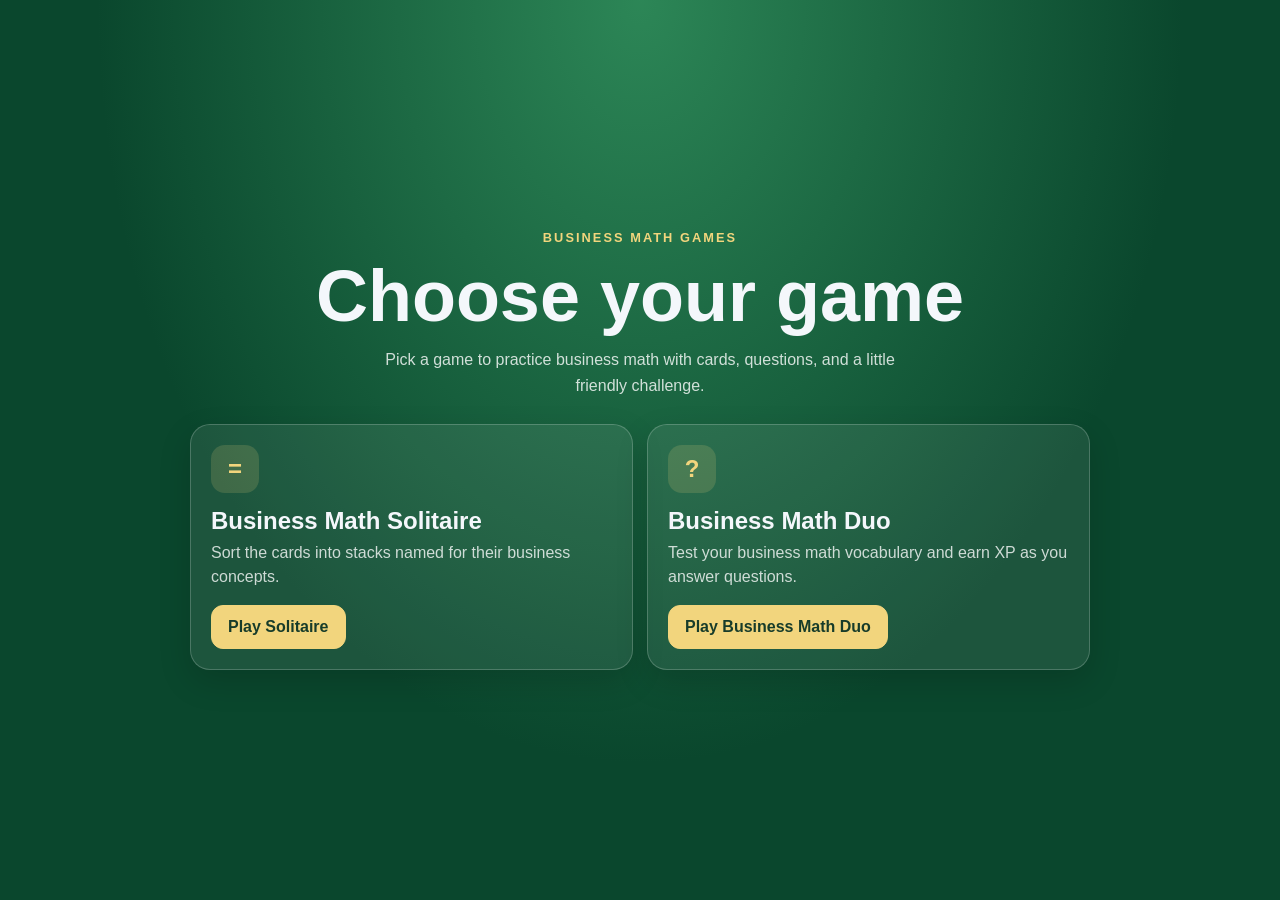
<file: index.html>
<!DOCTYPE html>
<html lang="en">
  <head>
    <meta charset="UTF-8" />
    <meta name="viewport" content="width=device-width, initial-scale=1.0" />
    <title>Solitaire</title>
    <style>
      :root {
        --bg: #0f5e3c;
        --felt: #167347;
        --table: #0a472d;
        --card-width: 76px;
        --card-height: 104px;
        --shadow: rgba(0, 0, 0, 0.18);
        --gold: #f2d57d;
        --text: #f4f7fb;
        --empty: rgba(255, 255, 255, 0.08);
        --border: rgba(255, 255, 255, 0.2);
      }

      * {
        box-sizing: border-box;
      }

      body {
        margin: 0;
        font-family: Arial, Helvetica, sans-serif;
        background:
          radial-gradient(ellipse at top, rgba(48, 141, 91, 0.9), transparent 60%),
          var(--table);
        color: var(--text);
      }

      .game-picker {
        min-height: 100vh;
        display: grid;
        place-items: center;
        padding: clamp(20px, 4vw, 40px) 18px;
      }

      .game-picker[hidden] {
        display: none;
      }

      .picker-content {
        width: min(100%, 900px);
        text-align: center;
      }

      .picker-eyebrow {
        margin: 0 0 10px;
        color: var(--gold);
        font-size: 0.8rem;
        font-weight: 700;
        letter-spacing: 0.16em;
        text-transform: uppercase;
      }

      .picker-content h1 {
        margin: 0;
        font-size: clamp(2.4rem, 7vw, 4.5rem);
      }

      .picker-intro {
        max-width: 560px;
        margin: 10px auto 26px;
        color: rgba(255, 255, 255, 0.8);
        line-height: 1.6;
      }

      .game-options {
        display: grid;
        grid-template-columns: repeat(2, minmax(0, 1fr));
        gap: 14px;
        text-align: left;
      }

      .game-option {
        display: flex;
        min-height: 220px;
        flex-direction: column;
        align-items: flex-start;
        padding: 20px;
        border: 1px solid var(--border);
        border-radius: 20px;
        background: rgba(255, 255, 255, 0.08);
        box-shadow: 0 12px 32px rgba(0, 0, 0, 0.15);
      }

      .game-option-icon {
        display: grid;
        width: 48px;
        height: 48px;
        place-items: center;
        border-radius: 14px;
        background: rgba(242, 213, 125, 0.16);
        color: var(--gold);
        font-size: 1.5rem;
        font-weight: 700;
      }

      .game-option h2 {
        margin: 14px 0 6px;
      }

      .game-option p {
        flex: 1;
        margin: 0 0 16px;
        color: rgba(255, 255, 255, 0.78);
        line-height: 1.5;
      }

      .game-option button,
      .game-option .picker-link {
        display: inline-flex;
        min-height: 44px;
        align-items: center;
        justify-content: center;
        padding: 10px 16px;
        border: 1px solid var(--gold);
        border-radius: 12px;
        background: var(--gold);
        color: #173c2a;
        font: inherit;
        font-weight: 700;
        text-decoration: none;
        cursor: pointer;
      }

      .game-option button:hover,
      .game-option .picker-link:hover {
        background: #f7e5a7;
        transform: translateY(-1px);
      }

      .game {
        max-width: 1280px;
        margin: 0 auto;
        padding: 18px 18px 28px;
      }

      .topbar {
        display: flex;
        justify-content: space-between;
        align-items: center;
        gap: 12px;
        margin-bottom: 16px;
        flex-wrap: wrap;
      }

      .title {
        font-size: clamp(1.7rem, 2vw, 2.6rem);
        font-weight: 700;
        letter-spacing: 0.04em;
      }

      .controls {
        display: flex;
        flex-wrap: wrap;
        gap: 8px;
      }

      button {
        border: 1px solid var(--border);
        background: rgba(255, 255, 255, 0.08);
        color: var(--text);
        padding: 10px 16px;
        border-radius: 12px;
        font-size: 0.95rem;
        cursor: pointer;
        transition: transform 0.12s ease, background 0.12s ease;
      }

      button:hover {
        background: rgba(255, 255, 255, 0.14);
        transform: translateY(-1px);
      }

      .top-row {
        display: flex;
        align-items: flex-start;
        justify-content: space-between;
        gap: 14px;
        margin-bottom: 20px;
      }

      .stock-area {
        display: flex;
        gap: 12px;
        min-width: 172px;
      }

      .foundations {
        display: flex;
        gap: 8px;
        flex-wrap: wrap;
        justify-content: flex-end;
      }

      .pile, .foundation, .tableau-pile {
        position: relative;
        width: var(--card-width);
        min-height: var(--card-height);
        border-radius: 12px;
      }

      .foundation-zone {
        position: relative;
        width: var(--card-width);
        min-height: var(--card-height);
      }

      .foundation-zone .empty-slot {
        width: var(--card-width);
        height: var(--card-height);
        border-radius: 12px;
      }

      .empty-slot {
        border: 2px dashed var(--empty);
        background: rgba(255, 255, 255, 0.02);
      }

      .pile .card,
      .foundation .card,
      .tableau-pile .card {
        position: absolute;
        left: 0;
        top: 0;
      }

      .card {
        width: var(--card-width);
        height: var(--card-height);
        border-radius: 12px;
        background: white;
        color: #111827;
        box-shadow: 0 4px 7px var(--shadow);
        border: 1px solid rgba(0, 0, 0, 0.12);
        position: relative;
        user-select: none;
        transition: transform 0.15s ease, box-shadow 0.15s ease;
      }

      .card[data-source-type] {
        touch-action: none;
      }

      .drag-ghost {
        position: fixed;
        z-index: 1000;
        top: 0;
        left: 0;
        margin: 0;
        pointer-events: none;
        transform: none;
        transition: none;
        opacity: 0.95;
      }

      .card.is-dragging {
        opacity: 0.35;
      }

      .card.face-down {
        background: linear-gradient(135deg, #184fae, #12366d 55%, #1e5fa9);
        color: white;
      }

      .card.selected {
        box-shadow: 0 0 0 3px rgba(255, 229, 120, 0.95), 0 10px 18px rgba(0, 0, 0, 0.22);
        transform: translateY(-8px);
      }

      .card:hover {
        transform: translateY(-3px);
      }

      .card-back {
        position: absolute;
        inset: 8px;
        border-radius: 10px;
        border: 2px solid rgba(255,255,255,0.75);
        background: repeating-linear-gradient(
          45deg,
          rgba(255,255,255,0.08),
          rgba(255,255,255,0.08) 8px,
          rgba(255,255,255,0.2) 8px,
          rgba(255,255,255,0.2) 16px
        );
      }

      .card-inner {
        position: absolute;
        inset: 0;
        padding: 8px 7px;
        display: flex;
        flex-direction: column;
        align-items: center;
      }

      .card.rank-top,
      .card.rank-bottom {
        font-size: 0.8rem;
        font-weight: 700;
        line-height: 1;
      }

      .card.red {
        color: #d32f2f;
      }

      .card.black {
        color: #111827;
      }

      .card-center {
        position: absolute;
        top: 50%;
        left: 50%;
        font-size: 0.95rem;
        text-align: center;
        line-height: 1.1;
        margin: 4px 0;
        font-weight: 700;
        letter-spacing: -0.03em;
        word-break: break-word;
        transform: translate(-50%, -50%);
        width: calc(100% - 14px);
      }

      .card-concept {
        font-size: 0.6rem;
        font-weight: 700;
        letter-spacing: 0.02em;
        text-align: center;
        text-transform: uppercase;
      }

      body.is-hard-mode .card-concept {
        visibility: hidden;
      }

      .tableau {
        display: grid;
        grid-template-columns: repeat(7, minmax(var(--card-width), 1fr));
        gap: 10px;
        align-items: start;
      }

      .tableau-pile {
        min-height: 300px;
        padding-top: 4px;
      }

      .tableau-pile .card {
        left: 0;
      }

      .tableau-pile .stack-card {
        margin-top: 0;
      }

      .placeholder {
        width: var(--card-width);
        height: var(--card-height);
        border-radius: 12px;
        border: 2px dashed var(--empty);
        background: rgba(255, 255, 255, 0.04);
      }

      .status {
        margin-top: 10px;
        min-height: 24px;
        font-weight: 600;
        color: var(--gold);
      }

      .info-panel {
        background: rgba(255, 255, 255, 0.06);
        border: 1px solid var(--border);
        border-radius: 14px;
        padding: 10px 14px;
        margin-bottom: 14px;
        line-height: 1.5;
      }

      .info-panel strong {
        color: var(--gold);
      }

      .pile-label {
        text-align: center;
        font-size: 0.68rem;
        font-weight: 700;
        letter-spacing: 0.04em;
        margin-bottom: 6px;
        text-transform: uppercase;
        color: rgba(255,255,255,0.8);
      }

      .stack-count {
        margin: -4px 0 4px;
        color: var(--gold);
        font-size: 0.65rem;
        font-weight: 700;
        text-align: center;
      }

      .goal-row {
        display: flex;
        gap: 6px;
        flex-wrap: wrap;
        margin-top: 6px;
      }

      .goal-pill {
        background: rgba(255,255,255,0.08);
        border: 1px solid var(--border);
        border-radius: 999px;
        padding: 5px 8px;
        font-size: 0.72rem;
      }

      @media (max-width: 920px) {
        .top-row {
          flex-direction: column;
          align-items: flex-start;
          gap: 14px;
          margin-bottom: 18px;
        }

        .foundations {
          justify-content: flex-start;
        }
      }

      @media (max-width: 600px) {
        :root {
          --card-width: 64px;
          --card-height: 88px;
        }

        .game {
          padding: 14px 12px 22px;
        }

        .game-options {
          grid-template-columns: 1fr;
        }

        .game-option {
          min-height: 190px;
        }

        .topbar {
          align-items: flex-start;
        }

        .title {
          font-size: 1.6rem;
        }

        .controls {
          width: 100%;
        }

        .controls button {
          padding: 9px 11px;
          font-size: 0.85rem;
        }

        .foundations {
          gap: 8px;
        }

        .tableau {
          grid-template-columns: repeat(7, var(--card-width));
          gap: 7px;
          overflow-x: auto;
          padding: 4px 2px 10px;
          scrollbar-width: thin;
        }

        .tableau-pile {
          min-height: 300px;
        }

        .card-inner {
          padding: 7px 5px;
        }

        .card-center {
          font-size: 0.78rem;
        }

        .card-concept {
          font-size: 0.5rem;
        }
      }
    </style>
  </head>
  <body>
    <main id="game-picker" class="game-picker" aria-labelledby="picker-title">
      <div class="picker-content">
        <p class="picker-eyebrow">Business Math Games</p>
        <h1 id="picker-title">Choose your game</h1>
        <p class="picker-intro">Pick a game to practice business math with cards, questions, and a little friendly challenge.</p>
        <div class="game-options">
          <section class="game-option" aria-labelledby="solitaire-title">
            <div class="game-option-icon" aria-hidden="true">=</div>
            <h2 id="solitaire-title">Business Math Solitaire</h2>
            <p>Sort the cards into stacks named for their business concepts.</p>
            <button id="play-solitaire" type="button">Play Solitaire</button>
          </section>
          <section class="game-option" aria-labelledby="quiz-title">
            <div class="game-option-icon" aria-hidden="true">?</div>
            <h2 id="quiz-title">Business Math Duo</h2>
            <p>Test your business math vocabulary and earn XP as you answer questions.</p>
            <a class="picker-link" href="game.html">Play Business Math Duo</a>
          </section>
        </div>
      </div>
    </main>

    <div class="game" id="solitaire-game" hidden>
      <header class="topbar">
        <div class="title">Business Math Solitaire</div>
        <div class="controls">
          <button id="back-to-picker" type="button">Choose Game</button>
          <button id="new-game">New Game</button>
          <button id="draw-card">Draw Card</button>
          <button id="hard-mode" type="button" aria-pressed="false">Hard Mode: Off</button>
        </div>
      </header>

      <div class="info-panel">
        <div><strong>Goal:</strong> Sort every card into its matching named stack. The count below each name shows how many cards it contains.</div>
        <div class="goal-row">
          <span class="goal-pill">Markup</span>
          <span class="goal-pill">Markdown</span>
          <span class="goal-pill">Commission</span>
          <span class="goal-pill">Rate</span>
          <span class="goal-pill">Proportion</span>
        </div>
        <div style="margin-top: 8px;"><strong>How to play:</strong> Drag a face-up card onto a card or stack with the same business concept, or click a card and then its destination. Card values and color do not matter.</div>
      </div>

      <div class="top-row">
        <div class="stock-area">
          <div id="stock" class="pile" aria-label="Stock pile"></div>
          <div id="waste" class="pile" aria-label="Waste pile"></div>
        </div>

        <div id="foundations" class="foundations" aria-label="Foundations"></div>
      </div>

      <div id="tableau" class="tableau" aria-label="Tableau"></div>
      <div id="status" class="status"></div>
    </div>

    <script src="index.js"></script>
  </body>
</html>
</file>
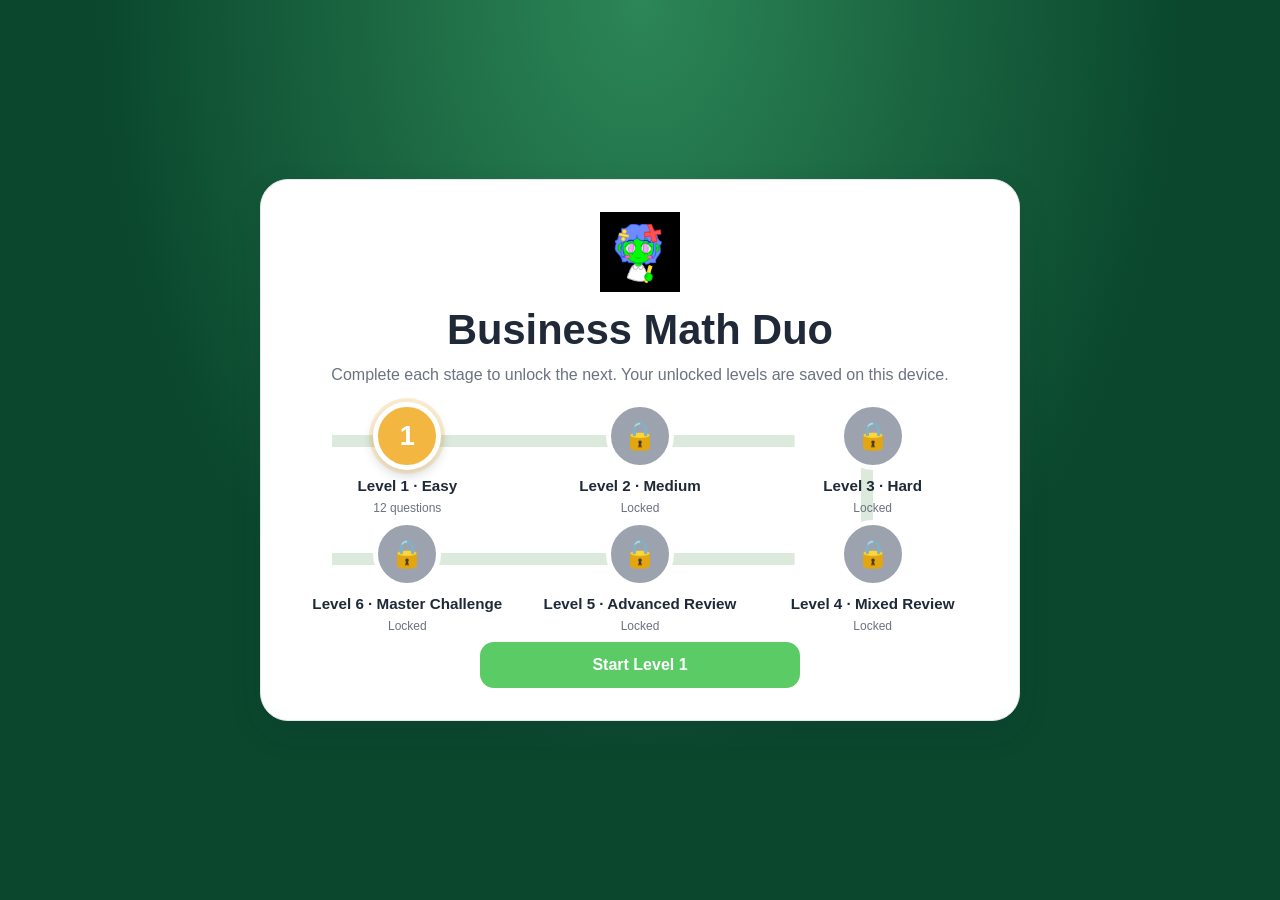
<file: game.html>
<!DOCTYPE html>
<html lang="en">
  <head>
    <meta charset="UTF-8" />
    <meta name="viewport" content="width=device-width, initial-scale=1.0" />
    <title>Business Math Duo</title>
    <style>
      :root {
        --bg: #0f5e3c;
        --table: #0a472d;
        --panel: #ffffff;
        --primary: #5bcb66;
        --primary-dark: #3da74c;
        --secondary: #2f6ae5;
        --secondary-soft: #dfeaff;
        --text: #1f2937;
        --muted: #6b7280;
        --gold: #fbbf24;
        --danger: #ef4444;
        --line: #e5e7eb;
        --shadow: 0 12px 32px rgba(31, 41, 55, 0.12);
      }

      * { box-sizing: border-box; }

      body {
        margin: 0;
        min-height: 100vh;
        background:
          radial-gradient(ellipse at top, rgba(48, 141, 91, 0.9), transparent 60%),
          var(--table);
        font-family: Arial, Helvetica, sans-serif;
        color: #f4f7fb;
      }

      .app {
        width: min(100%, 1000px);
        margin: 0 auto;
        padding: 16px 22px 20px;
      }

      .start-screen {
        min-height: 100vh;
        display: grid;
        place-items: center;
        padding: 16px 18px;
      }

      .start-screen[hidden] {
        display: none;
      }

      .start-card {
        width: min(100%, 760px);
        padding: clamp(22px, 4vw, 32px);
        text-align: center;
        background: var(--panel);
        border: 1px solid var(--line);
        border-radius: 28px;
        box-shadow: var(--shadow);
        color: var(--text);
      }

      .start-mark {
        width: 80px;
        height: 80px;
        margin: 0 auto 10px;
        object-fit: contain;
        animation: mascot-float 3s ease-in-out infinite;
      }

      .mascot-bar {
        display: flex;
        align-items: center;
        gap: 12px;
        margin-bottom: 14px;
      }

      .mascot {
        width: 76px;
        height: 76px;
        flex: 0 0 auto;
        object-fit: contain;
        animation: mascot-float 3s ease-in-out infinite;
      }

      .mascot-bubble {
        position: relative;
        flex: 1;
        padding: 12px 16px;
        border: 1px solid rgba(255, 255, 255, 0.6);
        border-radius: 18px;
        background: var(--panel);
        box-shadow: var(--shadow);
        color: var(--text);
        font-weight: 700;
        line-height: 1.45;
      }

      .mascot-bubble::before {
        position: absolute;
        top: 50%;
        left: -9px;
        width: 16px;
        height: 16px;
        background: var(--panel);
        border-bottom: 1px solid rgba(255, 255, 255, 0.6);
        border-left: 1px solid rgba(255, 255, 255, 0.6);
        content: "";
        transform: translateY(-50%) rotate(45deg);
      }

      .mascot-bar.is-happy .mascot {
        animation: mascot-cheer 0.6s ease-in-out 2;
      }

      .mascot-bar.is-encouraging .mascot {
        animation: mascot-nod 0.7s ease-in-out 2;
      }

      @keyframes mascot-float {
        0%, 100% { transform: translateY(0); }
        50% { transform: translateY(-6px); }
      }

      @keyframes mascot-cheer {
        0%, 100% { transform: rotate(0) scale(1); }
        50% { transform: rotate(-8deg) scale(1.08); }
      }

      @keyframes mascot-nod {
        0%, 100% { transform: rotate(0); }
        50% { transform: rotate(7deg); }
      }

      @media (prefers-reduced-motion: reduce) {
        .start-mark,
        .mascot,
        .mascot-bar.is-happy .mascot,
        .mascot-bar.is-encouraging .mascot {
          animation: none;
        }
      }

      .start-card h1 {
        margin: 0;
        font-size: clamp(2rem, 5vw, 2.6rem);
      }

      .start-card p {
        margin: 8px 0 14px;
        color: var(--muted);
        line-height: 1.6;
      }

      .start-settings {
        display: grid;
        gap: 8px;
        margin: 0 auto 20px;
        max-width: 320px;
        text-align: left;
        font-weight: 700;
      }

      .start-settings select {
        width: 100%;
      }

      .level-list {
        position: relative;
        display: grid;
        grid-template-columns: repeat(3, minmax(0, 1fr));
        grid-auto-rows: 112px;
        align-items: start;
        gap: 6px 4px;
        margin: 0 auto 10px;
      }

      .level-list::before {
        position: absolute;
        inset: 0;
        background:
          linear-gradient(#dce9dd, #dce9dd) 16.66% 33px / 66.66% 12px no-repeat,
          linear-gradient(#dce9dd, #dce9dd) 16.66% 151px / 66.66% 12px no-repeat,
          linear-gradient(#dce9dd, #dce9dd) 83.33% 33px / 12px 118px no-repeat;
        content: "";
        pointer-events: none;
      }

      .level-option {
        position: relative;
        z-index: 1;
        display: flex;
        min-height: 0;
        flex-direction: column;
        align-items: center;
        gap: 7px;
        padding: 0 4px 12px;
        border: 0;
        border-radius: 16px;
        background: transparent;
        color: var(--text);
        box-shadow: none;
      }

      .level-option:hover:not(:disabled) {
        background: transparent;
        transform: translateY(-2px);
      }

      .level-option .level-node {
        display: grid;
        width: 68px;
        height: 68px;
        place-items: center;
        border: 5px solid white;
        border-radius: 50%;
        background: #48b85a;
        box-shadow: 0 5px 12px rgba(31, 41, 55, 0.2);
        color: white;
        font-size: 1.7rem;
        font-weight: 800;
      }

      .level-option:disabled {
        cursor: not-allowed;
        opacity: 1;
        transform: none;
      }

      .level-option:disabled .level-node {
        background: #9ca3af;
        box-shadow: none;
      }

      .level-option.is-selected .level-node {
        background: #f3b640;
        box-shadow: 0 0 0 4px rgba(243, 182, 64, 0.25), 0 5px 12px rgba(31, 41, 55, 0.2);
      }

      .level-option strong {
        font-size: 0.95rem;
      }

      .level-option > span:last-child {
        color: var(--muted);
        font-size: 0.75rem;
      }

      .level-option:nth-child(4) {
        grid-column: 3;
        grid-row: 2;
      }

      .level-option:nth-child(5) {
        grid-column: 2;
        grid-row: 2;
      }

      .level-option:nth-child(6) {
        grid-column: 1;
        grid-row: 2;
      }

      .start-button {
        width: 100%;
        max-width: 320px;
        min-height: 46px;
      }

      .next-level-button {
        margin-top: 12px;
      }

      .topbar {
        display: flex;
        align-items: center;
        justify-content: space-between;
        gap: 10px;
        margin-bottom: 12px;
      }

      .brand {
        display: flex;
        align-items: center;
        gap: 9px;
        font-weight: 800;
      }

      .brand-mark {
        width: 36px;
        height: 36px;
        border-radius: 12px;
        background: linear-gradient(135deg, var(--primary), #89d77a);
        display: grid;
        place-items: center;
        color: white;
        font-size: 1.3rem;
        box-shadow: var(--shadow);
      }

      .stats {
        display: flex;
        align-items: center;
        gap: 8px;
        flex-wrap: wrap;
      }

      .pill {
        background: var(--panel);
        border: 1px solid var(--line);
        border-radius: 999px;
        padding: 7px 10px;
        font-size: 0.85rem;
        font-weight: 700;
        box-shadow: 0 4px 10px rgba(0,0,0,0.04);
        color: var(--text);
      }

      .difficulty-select {
        padding: 9px 12px;
        border-radius: 12px;
        border: 1px solid var(--line);
        background: var(--panel);
        color: var(--text);
        font-size: 0.92rem;
        font-weight: 700;
      }

      .progress-wrap {
        margin-bottom: 12px;
      }

      .progress-header {
        display: flex;
        justify-content: space-between;
        align-items: center;
        font-size: 0.88rem;
        font-weight: 700;
        margin-bottom: 8px;
        color: rgba(255, 255, 255, 0.8);
      }

      .progress-bar {
        height: 8px;
        width: 100%;
        background: #e7edf8;
        border-radius: 999px;
        overflow: hidden;
      }

      .progress-fill {
        height: 100%;
        width: 0%;
        background: linear-gradient(90deg, var(--primary), #7be081);
        border-radius: inherit;
        transition: width 0.25s ease;
      }

      .card {
        background: var(--panel);
        border: 1px solid var(--line);
        border-radius: 22px;
        box-shadow: var(--shadow);
        padding: 16px 18px 14px;
        color: var(--text);
      }

      #game-card {
        background: #111111;
        border-color: #333333;
        color: #f9fafb;
      }

      .lesson-top {
        display: flex;
        justify-content: space-between;
        align-items: center;
        margin-bottom: 10px;
        gap: 8px;
      }

      .tag {
        background: var(--secondary-soft);
        color: var(--secondary);
        font-weight: 700;
        border-radius: 999px;
        padding: 6px 10px;
        font-size: 0.8rem;
      }

      .heart-row {
        color: var(--danger);
        font-size: 1.1rem;
        letter-spacing: 0.08em;
      }

      .prompt {
        font-size: clamp(1.4rem, 2.5vw, 2rem);
        font-weight: 800;
        line-height: 1.2;
        margin-bottom: 10px;
      }

      .options {
        display: grid;
        grid-template-columns: repeat(2, minmax(0, 1fr));
        gap: 8px;
      }

      .option {
        width: 100%;
        min-height: 48px;
        border: 1px solid var(--line);
        background: white;
        border-radius: 16px;
        padding: 10px 12px;
        text-align: left;
        font-size: 0.95rem;
        font-weight: 700;
        color: var(--text);
        cursor: pointer;
        transition: border 0.15s ease, transform 0.15s ease, background 0.15s ease;
      }

      .option:hover {
        border-color: var(--secondary);
        transform: translateY(-1px);
      }

      .option.correct {
        background: rgba(91, 203, 102, 0.12);
        border-color: var(--primary);
        color: #1d7f2a;
      }

      .option.wrong {
        background: rgba(239, 68, 68, 0.08);
        border-color: rgba(239, 68, 68, 0.6);
        color: #b91c1c;
      }

      .feedback {
        min-height: 24px;
        margin-top: 8px;
        font-size: 1rem;
        font-weight: 700;
      }

      .feedback.correct {
        color: var(--primary-dark);
      }

      .feedback.wrong {
        color: var(--danger);
      }

      .controls {
        display: flex;
        justify-content: space-between;
        align-items: center;
        margin-top: 12px;
        gap: 8px;
      }

      .primary-btn,
      .secondary-btn {
        border: none;
        border-radius: 14px;
        padding: 10px 16px;
        font-size: 1rem;
        font-weight: 800;
        cursor: pointer;
      }

      .primary-btn {
        background: var(--primary);
        color: white;
      }

      .primary-btn:hover { background: var(--primary-dark); }

      .secondary-btn {
        background: #edf2ff;
        color: var(--secondary);
      }

      .summary {
        display: none;
        text-align: center;
      }

      .summary.visible {
        display: block;
      }

      .summary h2 {
        font-size: clamp(2rem, 4vw, 3rem);
        margin-bottom: 10px;
      }

      .summary-score {
        font-weight: 800;
        font-size: 1.2rem;
        margin: 10px 0;
      }

      .summary .primary-btn {
        margin-top: 14px;
      }

      @media (max-width: 620px) {
        .level-list {
          gap: 6px;
          grid-auto-rows: 108px;
        }

        .level-list::before {
          background:
            linear-gradient(#dce9dd, #dce9dd) 16.66% 29px / 66.66% 10px no-repeat,
            linear-gradient(#dce9dd, #dce9dd) 16.66% 143px / 66.66% 10px no-repeat,
            linear-gradient(#dce9dd, #dce9dd) 83.33% 29px / 10px 114px no-repeat;
        }

        .level-option {
          padding: 0 2px 10px;
        }

        .level-option .level-node {
          width: 60px;
          height: 60px;
        }

        .level-option strong {
          font-size: 0.8rem;
        }

        .level-option > span:last-child {
          font-size: 0.68rem;
        }

        .mascot-bar {
          gap: 8px;
          margin-bottom: 12px;
        }

        .mascot {
          width: 52px;
          height: 52px;
        }

        .mascot-bubble {
          padding: 10px 12px;
          font-size: 0.85rem;
        }

        .app {
          padding: 14px 14px 20px;
        }

        .stats {
          gap: 6px;
        }

        .pill {
          padding: 6px 9px;
          font-size: 0.8rem;
        }

        .topbar {
          align-items: center;
          margin-bottom: 10px;
        }

        .controls {
          flex-direction: row;
          gap: 8px;
          margin-top: 12px;
        }

        .options {
          grid-template-columns: 1fr;
        }

        .primary-btn,
        .secondary-btn {
          width: auto;
        }
      }
    </style>
  </head>
  <body>
    <main id="start-screen" class="start-screen" aria-labelledby="start-title">
      <section class="start-card">
        <img class="start-mark" src="sprite_happy.jpg" alt="Your friendly Business Math Duo guide" />
        <h1 id="start-title">Business Math Duo</h1>
        <p>Complete each stage to unlock the next. Your unlocked levels are saved on this device.</p>
        <div id="level-list" class="level-list" role="group" aria-label="Choose a game level"></div>
        <button id="start-btn" class="primary-btn start-button" type="button">Start Level 1</button>
      </section>
    </main>

    <div class="app" id="app" hidden>
      <header class="topbar">
        <div class="brand">
          <div class="brand-mark">$</div>
          <div>Business Math Duo</div>
        </div>

        <div class="stats">
          <div class="pill">Level <span id="level-number">1</span></div>
          <div class="pill">XP: <span id="xp">0</span></div>
          <div class="pill">Streak: <span id="streak">0</span></div>
        </div>
      </header>

      <div id="mascot-bar" class="mascot-bar">
        <img id="mascot-image" class="mascot" src="sprite_happy.jpg" alt="Happy mascot" />
        <div id="mascot-message" class="mascot-bubble" role="status" aria-live="polite">
          Ready to learn? Pick an answer and I'll cheer you on!
        </div>
      </div>

      <div class="progress-wrap">
        <div class="progress-header">
          <span>Lesson progress</span>
          <span id="progress-label">0/0</span>
        </div>
        <div class="progress-bar">
          <div id="progress-fill" class="progress-fill"></div>
        </div>
      </div>

      <main id="game-card" class="card">
        <div class="lesson-top">
          <div class="tag" id="category-tag">Business Math</div>
          <div class="heart-row" id="hearts">❤❤❤</div>
        </div>

        <div id="prompt" class="prompt">Loading lesson...</div>
        <div id="options" class="options"></div>
        <div id="feedback" class="feedback"></div>

        <div class="controls">
          <button id="skip-btn" class="secondary-btn">Skip</button>
          <button id="next-btn" class="primary-btn">Check</button>
        </div>
      </main>

      <section id="summary" class="card summary">
        <h2>Lesson complete!</h2>
        <div class="summary-score" id="summary-score">Score: 0/0</div>
        <div id="summary-text">Great work.</div>
        <button id="restart-btn" class="primary-btn">Play Again</button>
        <button id="next-level-btn" class="primary-btn next-level-button" type="button" hidden>Start Next Level</button>
      </section>
    </div>

    <script src="game.js"></script>
  </body>
</html>
</file>
